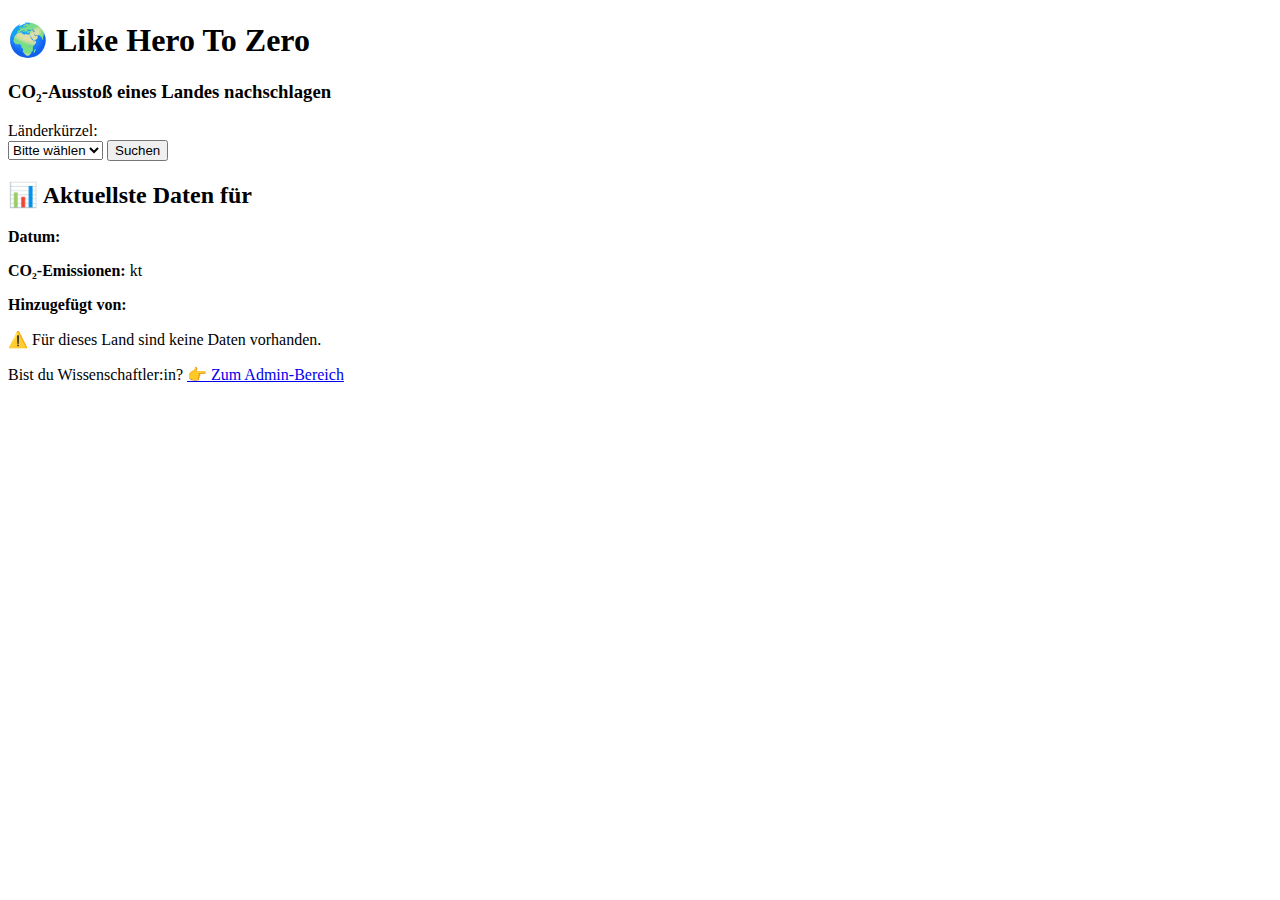
<file: src/main/resources/templates/index.html>
<!DOCTYPE html>
<html xmlns:th="http://www.thymeleaf.org">
<head>
    <meta charset="UTF-8">
    <title>Like Hero To Zero - CO2 Emissionen</title>
</head>
<body>
<div class="container">
    <h1>🌍 Like Hero To Zero</h1>
    <h3>CO₂-Ausstoß eines Landes nachschlagen</h3>

    <form th:action="@{/search}" method="get">
        <label>Länderkürzel:</label><br>

        <select name="countryCode" th:value="${countryCode}">
            <option value="">Bitte wählen</option>
            <option th:each="c : ${countries}"
                    th:value="${c.code}"
                    th:selected="${c.code == countryCode}"
                    th:text="${c.countryName + ' (' + c.code + ')'}">
            </option>
        </select>

        <button type="submit">Suchen</button>
    </form>

    <div th:if="${emission != null}">
        <h2>📊 Aktuellste Daten für <span th:text="${countryCode}"></span></h2>
        <p><strong>Datum:</strong> <span th:text="${emission.emissionDate}"></span></p>
        <p><strong>CO₂-Emissionen:</strong> <span th:text="${emission.emission}"></span> kt</p>
        <p><strong>Hinzugefügt von:</strong> <span th:text="${emission.addedBy}"></span></p>
    </div>

    <div th:if="${countryCode != null and emission == null}">
        ⚠️ Für dieses Land sind keine Daten vorhanden.
    </div>

    <div class="admin-link">
        <p>Bist du Wissenschaftler:in? <a href="/admin">👉 Zum Admin-Bereich</a></p>
    </div>
</div>
</body>
</html>
</file>
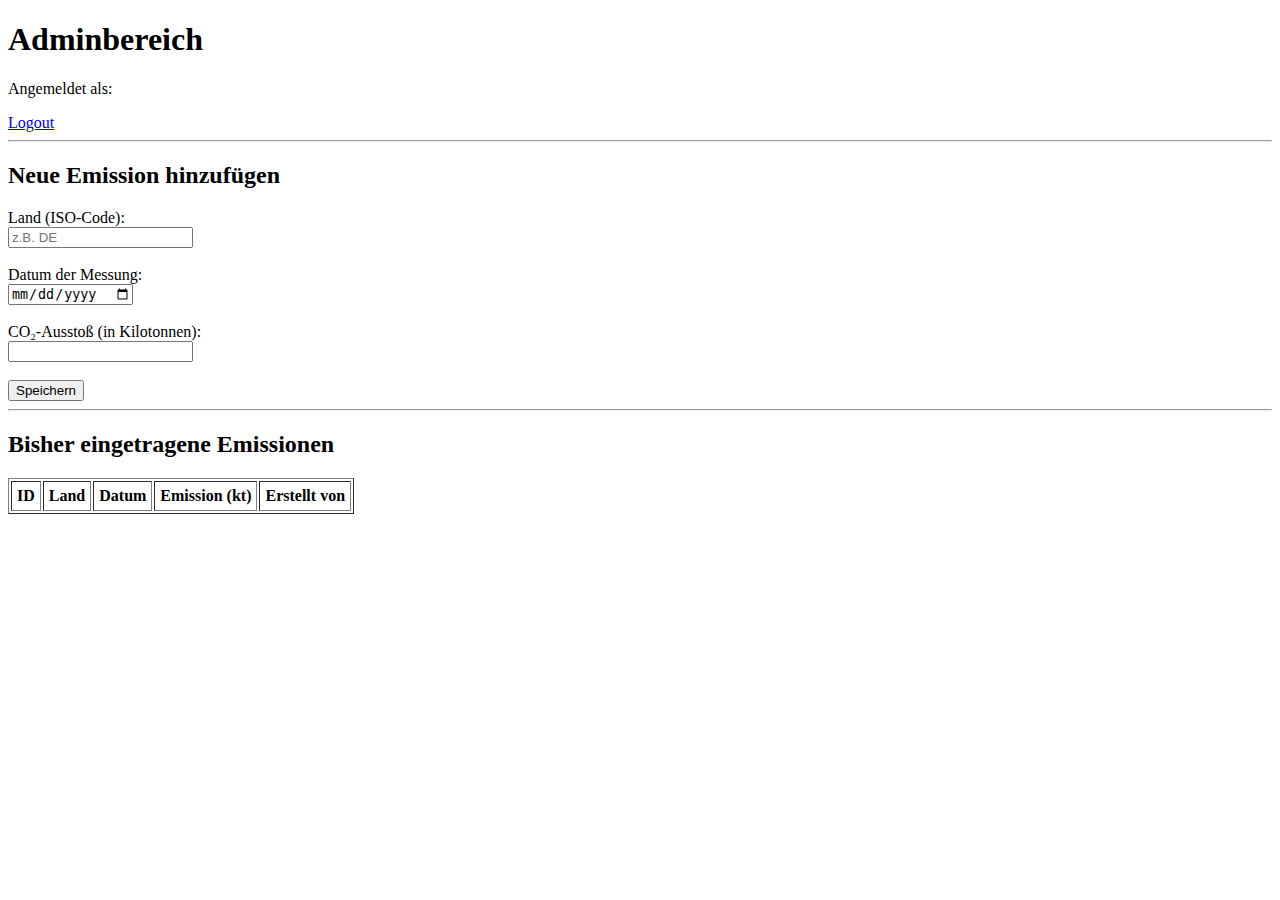
<file: src/main/resources/templates/admin.html>
<!DOCTYPE html>
<html lang="de" xmlns:th="http://www.thymeleaf.org">
<head>
    <meta charset="UTF-8">
    <title>Adminbereich – Emissionsverwaltung</title>
</head>

<body>

<h1>Adminbereich</h1>

<p>Angemeldet als: <strong th:text="${username}"></strong></p>

<a href="/">Logout</a>

<hr>

<h2>Neue Emission hinzufügen</h2>

<form action="/admin/add" method="post">

    <label>Land (ISO-Code):</label><br>
    <input type="text" name="countryCode" placeholder="z.B. DE" required><br><br>

    <label>Datum der Messung:</label><br>
    <input type="date" name="emissionDate" required><br><br>

    <label>CO₂-Ausstoß (in Kilotonnen):</label><br>
    <input type="number" step="0.01" name="co2Kilotons" required><br><br>

    <button type="submit">Speichern</button>
</form>

<hr>

<h2>Bisher eingetragene Emissionen</h2>

<table border="1" cellpadding="5">
    <tr>
        <th>ID</th>
        <th>Land</th>
        <th>Datum</th>
        <th>Emission (kt)</th>
        <th>Erstellt von</th>
</table>

</body>
</html>
</file>
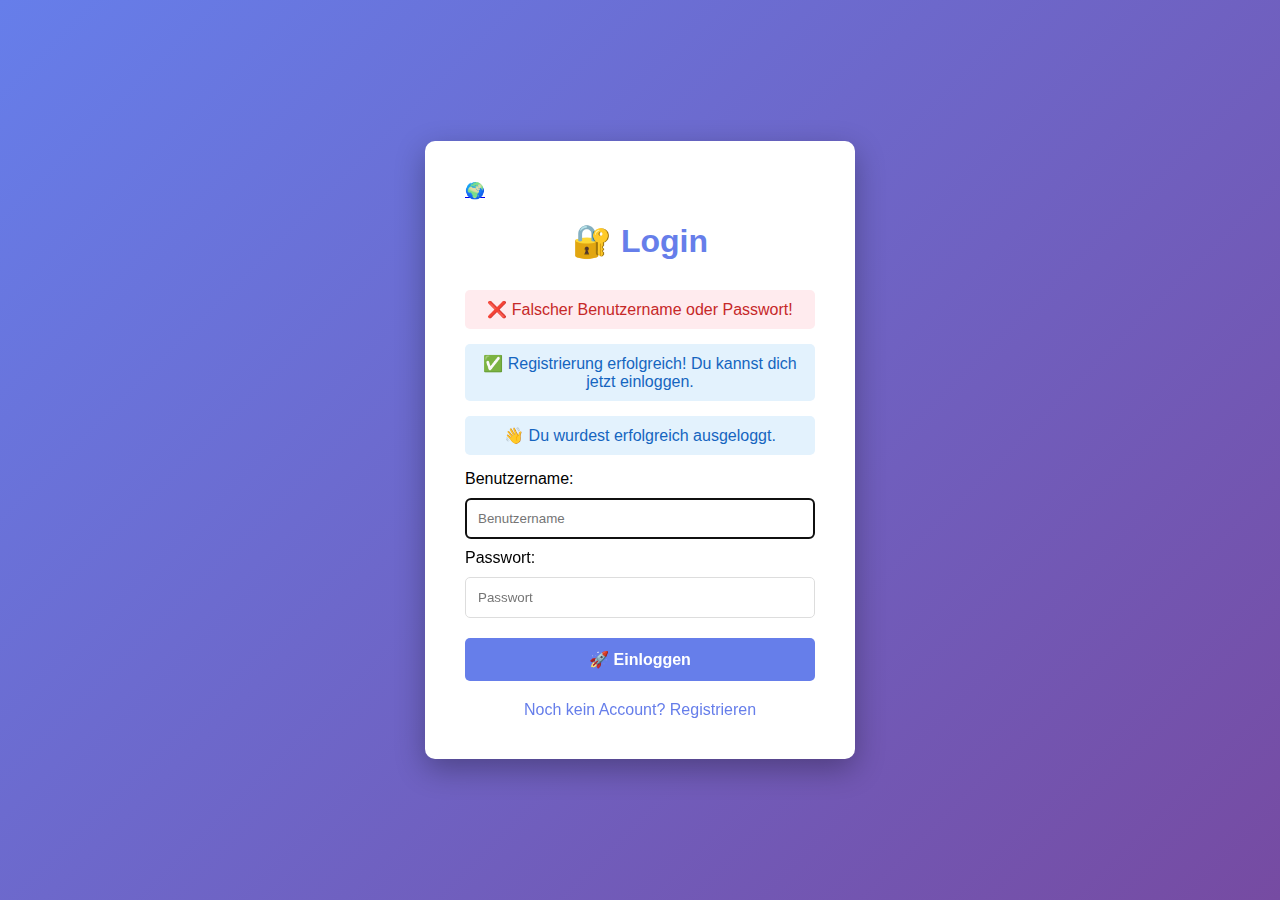
<file: src/main/resources/templates/login.html>
<!DOCTYPE html>
<html lang="de" xmlns:th="http://www.thymeleaf.org">
<head>
    <meta charset="UTF-8">
    <title>Login - Like Hero To Zero</title>
    <style>
        body {
            font-family: Arial, sans-serif;
            background: linear-gradient(135deg, #667eea 0%, #764ba2 100%);
            display: flex;
            justify-content: center;
            align-items: center;
            height: 100vh;
            margin: 0;
        }
        .login-container {
            background: white;
            padding: 40px;
            border-radius: 10px;
            box-shadow: 0 10px 30px rgba(0,0,0,0.3);
            width: 350px;
        }
        h1 {
            color: #667eea;
            text-align: center;
            margin-bottom: 30px;
        }
        input {
            width: 100%;
            padding: 12px;
            margin: 10px 0;
            border: 1px solid #ddd;
            border-radius: 5px;
            box-sizing: border-box;
        }
        button {
            width: 100%;
            padding: 12px;
            background: #667eea;
            color: white;
            border: none;
            border-radius: 5px;
            font-size: 16px;
            font-weight: bold;
            cursor: pointer;
            margin-top: 10px;
        }
        button:hover {
            background: #5568d3;
        }
        .error {
            background: #ffebee;
            color: #c62828;
            padding: 10px;
            border-radius: 5px;
            margin-bottom: 15px;
            text-align: center;
        }
        .info {
            background: #e3f2fd;
            color: #1565c0;
            padding: 10px;
            border-radius: 5px;
            margin-bottom: 15px;
            text-align: center;
        }
        .links {
            text-align: center;
            margin-top: 20px;
        }
        .links a {
            color: #667eea;
            text-decoration: none;
        }
    </style>
</head>
<body>
<div class="login-container">
    <a href="/" id="homeButton"> 🌍 </a>
    <h1>🔐 Login</h1>

    <div th:if="${param.error}" class="error">
        ❌ Falscher Benutzername oder Passwort!
    </div>

    <div th:if="${param.registered}" class="info">
        ✅ Registrierung erfolgreich! Du kannst dich jetzt einloggen.
    </div>

    <!-- Logout-Bestätigung -->
    <div th:if="${param.logout}" class="info">
        👋 Du wurdest erfolgreich ausgeloggt.
    </div>

    <!-- Login-Formular -->
    <form th:action="@{/login}" method="post">
        <label for="username">Benutzername:</label>
        <input type="text"
               id="username"
               name="username"
               placeholder="Benutzername"
               required
               autofocus>

        <label for="password">Passwort:</label>
        <input type="password"
               id="password"
               name="password"
               placeholder="Passwort"
               required>

        <button type="submit">🚀 Einloggen</button>
    </form>

    <div class="links">
        <a href="/register">Noch kein Account? Registrieren</a><br>
    </div>
</div>
</body>
</html>
</file>
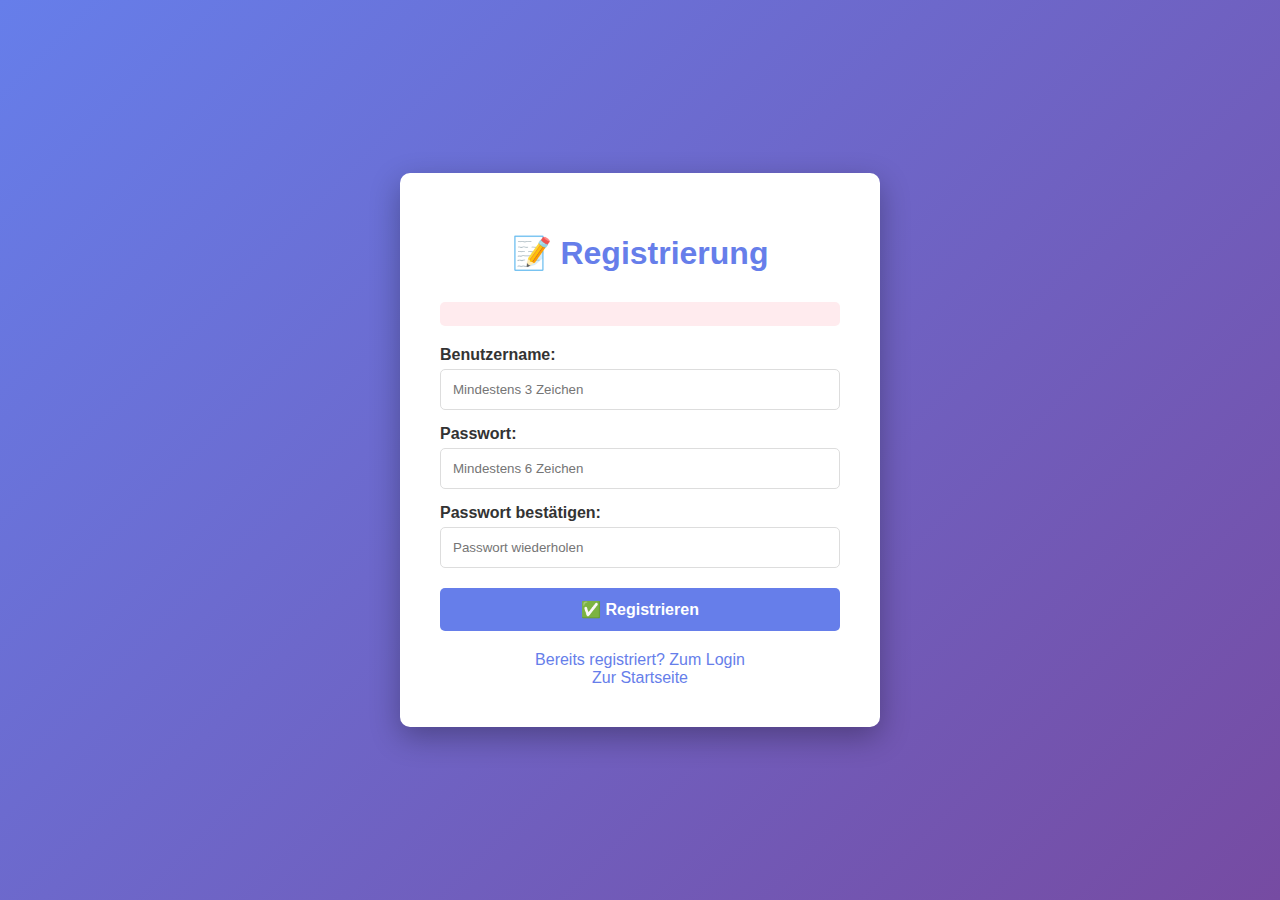
<file: src/main/resources/templates/register.html>
<!DOCTYPE html>
<html lang="de" xmlns:th="http://www.thymeleaf.org">
<head>
    <meta charset="UTF-8">
    <title>Registrierung - Like Hero To Zero</title>
    <style>
        body {
            font-family: Arial, sans-serif;
            background: linear-gradient(135deg, #667eea 0%, #764ba2 100%);
            display: flex;
            justify-content: center;
            align-items: center;
            min-height: 100vh;
            margin: 0;
        }
        .register-container {
            background: white;
            padding: 40px;
            border-radius: 10px;
            box-shadow: 0 10px 30px rgba(0,0,0,0.3);
            width: 400px;
        }
        h1 {
            color: #667eea;
            text-align: center;
            margin-bottom: 30px;
        }
        label {
            display: block;
            margin-top: 15px;
            color: #333;
            font-weight: bold;
        }
        input {
            width: 100%;
            padding: 12px;
            margin-top: 5px;
            border: 1px solid #ddd;
            border-radius: 5px;
            box-sizing: border-box;
        }
        button {
            width: 100%;
            padding: 12px;
            background: #667eea;
            color: white;
            border: none;
            border-radius: 5px;
            font-size: 16px;
            font-weight: bold;
            cursor: pointer;
            margin-top: 20px;
        }
        button:hover {
            background: #5568d3;
        }
        .error {
            background: #ffebee;
            color: #c62828;
            padding: 12px;
            border-radius: 5px;
            margin-bottom: 20px;
        }
        .links {
            text-align: center;
            margin-top: 20px;
        }
        .links a {
            color: #667eea;
            text-decoration: none;
        }
    </style>
</head>
<body>
<div class="register-container">
    <h1>📝 Registrierung</h1>

    <!-- Fehlermeldung anzeigen -->
    <div th:if="${error}" class="error" th:text="${error}"></div>

    <form th:action="@{/register}" method="post">
        <label for="username">Benutzername:</label>
        <input type="text"
               id="username"
               name="username"
               placeholder="Mindestens 3 Zeichen"
               required
               minlength="3">

        <label for="password">Passwort:</label>
        <input type="password"
               id="password"
               name="password"
               placeholder="Mindestens 6 Zeichen"
               required
               minlength="6">

        <label for="confirmPassword">Passwort bestätigen:</label>
        <input type="password"
               id="confirmPassword"
               name="confirmPassword"
               placeholder="Passwort wiederholen"
               required>

        <button type="submit">✅ Registrieren</button>
    </form>

    <div class="links">
        <a href="/login">Bereits registriert? Zum Login</a><br>
        <a href="/">Zur Startseite</a>
    </div>
</div>
</body>
</html>
</file>
